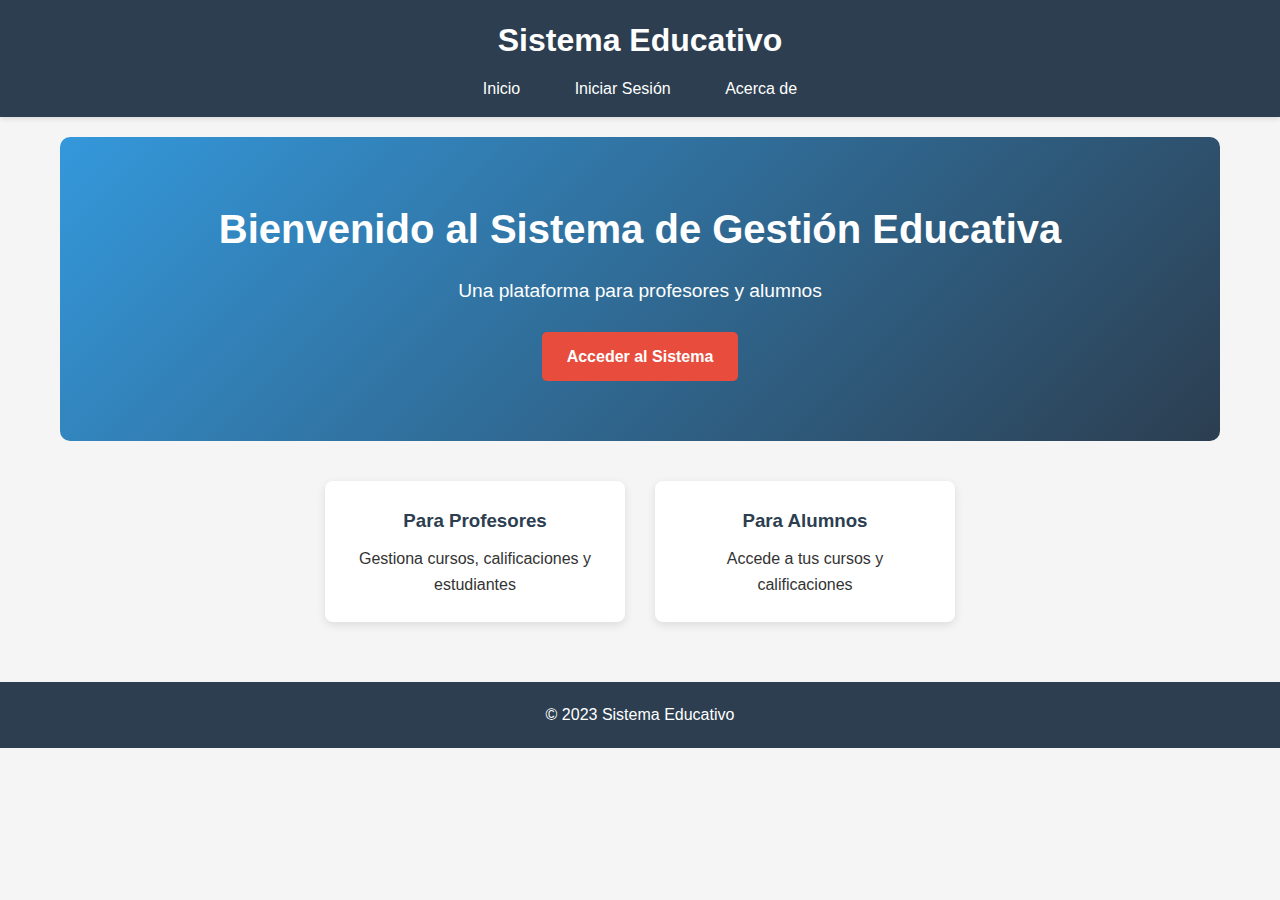
<file: index.html>
<!DOCTYPE html>
<html lang="es">
<head>
    <meta charset="UTF-8">
    <meta name="viewport" content="width=device-width, initial-scale=1.0">
    <title>Sistema Educativo</title>
    <link rel="stylesheet" href="css/styles.css">
</head>
<body>
    <header>
        <h1>Sistema Educativo</h1>
        <nav>
            <a href="index.html">Inicio</a>
            <a href="login.html">Iniciar Sesión</a>
            <a href="#about">Acerca de</a>
        </nav>
    </header>
    
    <main class="container">
        <section class="hero">
            <h2>Bienvenido al Sistema de Gestión Educativa</h2>
            <p>Una plataforma para profesores y alumnos</p>
            <a href="login.html" class="btn">Acceder al Sistema</a>
        </section>
        
        <section class="features">
            <div class="feature">
                <h3>Para Profesores</h3>
                <p>Gestiona cursos, calificaciones y estudiantes</p>
            </div>
            <div class="feature">
                <h3>Para Alumnos</h3>
                <p>Accede a tus cursos y calificaciones</p>
            </div>
        </section>
    </main>
    
    <footer>
        <p>&copy; 2023 Sistema Educativo</p>
    </footer>
</body>
</html>
</file>
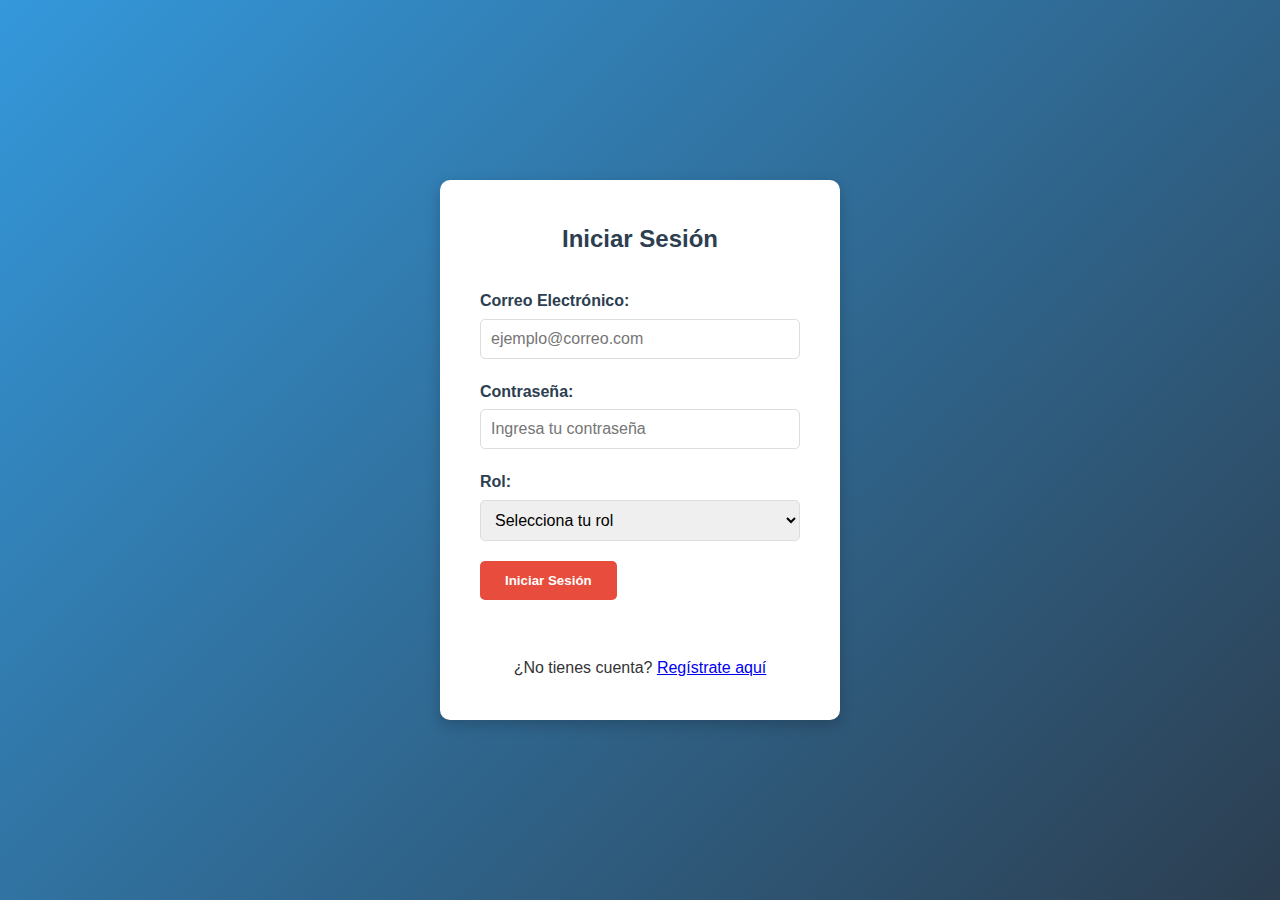
<file: alumno.html>
<!DOCTYPE html>
<html lang="es">
<head>
    <meta charset="UTF-8">
    <title>Panel del Alumno</title>
    <link rel="stylesheet" href="css/styles.css">
</head>
<body>

<header class="topbar">
    <h2>Panel del Alumno</h2>
    <button id="logoutBtn" class="btn logout">Cerrar sesión</button>
</header>

<main class="container">
    <section class="card">
        <h3>Bienvenido, <span id="userName"></span></h3>
        <p>Rol: <strong id="userRole"></strong></p>
    </section>

    <section class="card">
        <h3>📚 Mis Cursos</h3>
        <ul>
            <li>Matemática Básica</li>
            <li>Programación I</li>
            <li>Arquitectura de Computadores</li>
        </ul>
    </section>

    <section class="card">
        <h3>📝 Tareas Pendientes</h3>
        <ul>
            <li>Práctica 2 – Programación</li>
            <li>Informe CPU Pipeline</li>
        </ul>
    </section>

    <section class="card">
        <h3>📊 Calificaciones</h3>
        <table>
            <tr>
                <th>Curso</th>
                <th>Nota</th>
            </tr>
            <tr>
                <td>Programación I</td>
                <td>16</td>
            </tr>
            <tr>
                <td>Arquitectura</td>
                <td>15</td>
            </tr>
        </table>
    </section>
</main>

<script src="js/auth.js"></script>
</body>
</html>
</file>
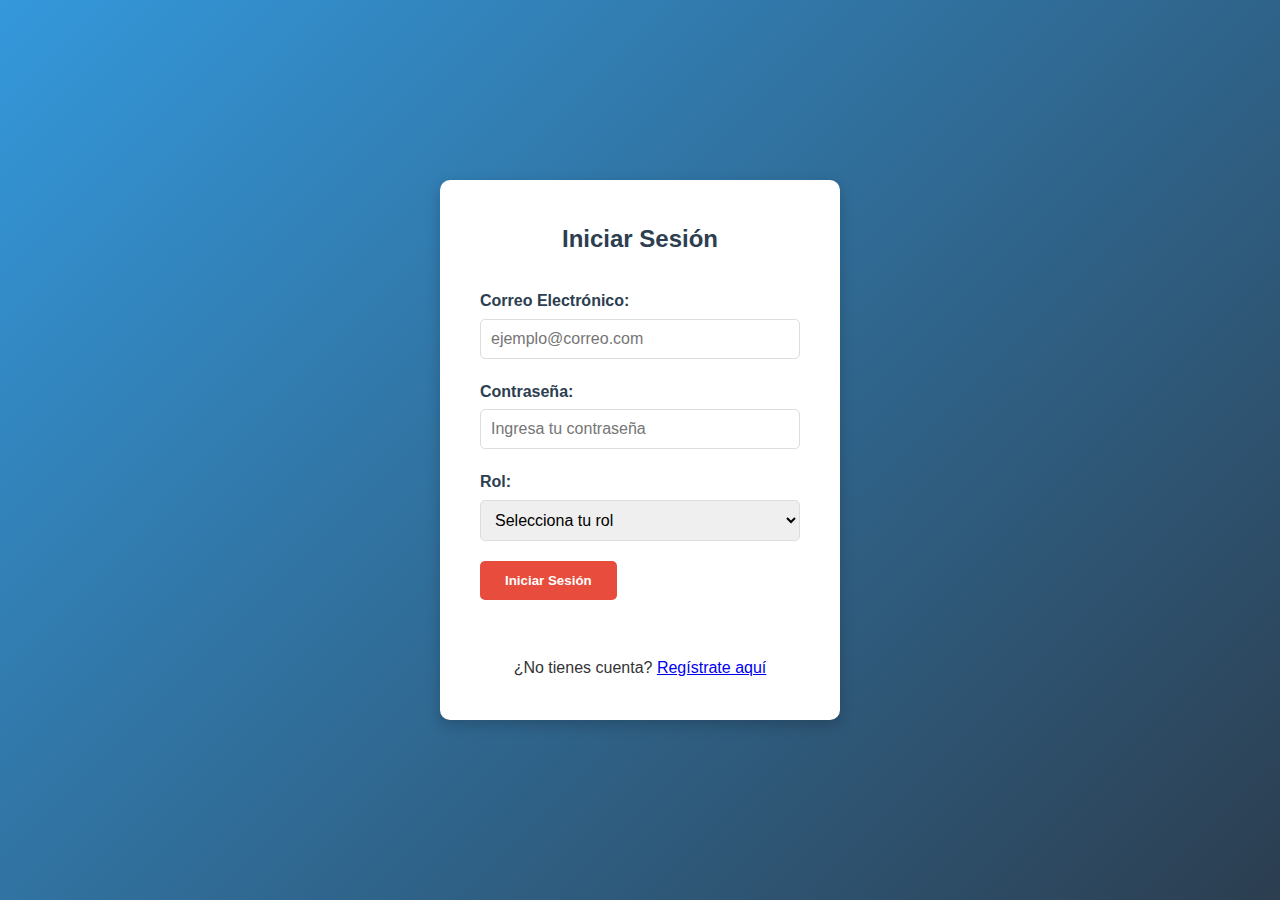
<file: login.html>
<!DOCTYPE html>
<html lang="es">
<head>
    <meta charset="UTF-8">
    <meta name="viewport" content="width=device-width, initial-scale=1.0">
    <title>Iniciar Sesión - Sistema Educativo</title>
    <link rel="stylesheet" href="css/styles.css">
</head>
<body>
    <div class="login-container">
        <div class="login-box">
            <h2>Iniciar Sesión</h2>
            <form id="loginForm">
                <div class="form-group">
                    <label for="email">Correo Electrónico:</label>
                    <input type="email" id="email" required placeholder="ejemplo@correo.com">
                </div>
                
                <div class="form-group">
                    <label for="password">Contraseña:</label>
                    <input type="password" id="password" required placeholder="Ingresa tu contraseña">
                </div>
                
                <div class="form-group">
                    <label for="role">Rol:</label>
                    <select id="role" required>
                        <option value="">Selecciona tu rol</option>
                        <option value="profesor">Profesor</option>
                        <option value="alumno">Alumno</option>
                    </select>
                </div>
                
                <button type="submit" class="btn">Iniciar Sesión</button>
            </form>
            
            <div id="message" class="message"></div>
            
            <div class="login-footer">
                <p>¿No tienes cuenta? <a href="#" id="registerLink">Regístrate aquí</a></p>
            </div>
        </div>
    </div>
    
    <script src="js/auth.js"></script>
</body>
</html>
</file>
<file: css/styles.css>
/* Estilos generales */
* {
    margin: 0;
    padding: 0;
    box-sizing: border-box;
    font-family: 'Segoe UI', Tahoma, Geneva, Verdana, sans-serif;
}

body {
    background-color: #f5f5f5;
    color: #333;
    line-height: 1.6;
}

.container {
    max-width: 1200px;
    margin: 0 auto;
    padding: 20px;
}

/* Header */
header {
    background-color: #2c3e50;
    color: white;
    padding: 15px 0;
    box-shadow: 0 2px 5px rgba(0,0,0,0.1);
}

header h1 {
    text-align: center;
    margin-bottom: 10px;
}

nav {
    text-align: center;
}

nav a {
    color: white;
    text-decoration: none;
    margin: 0 15px;
    padding: 5px 10px;
    border-radius: 3px;
    transition: background-color 0.3s;
}

nav a:hover {
    background-color: #34495e;
}

/* Página principal */
.hero {
    text-align: center;
    padding: 60px 20px;
    background: linear-gradient(135deg, #3498db, #2c3e50);
    color: white;
    border-radius: 10px;
    margin-bottom: 40px;
}

.hero h2 {
    font-size: 2.5rem;
    margin-bottom: 15px;
}

.hero p {
    font-size: 1.2rem;
    margin-bottom: 25px;
}

.btn {
    display: inline-block;
    background-color: #e74c3c;
    color: white;
    padding: 12px 25px;
    border-radius: 5px;
    text-decoration: none;
    font-weight: bold;
    border: none;
    cursor: pointer;
    transition: background-color 0.3s;
}

.btn:hover {
    background-color: #c0392b;
}

.features {
    display: flex;
    justify-content: center;
    gap: 30px;
    flex-wrap: wrap;
}

.feature {
    background-color: white;
    padding: 25px;
    border-radius: 8px;
    box-shadow: 0 3px 10px rgba(0,0,0,0.1);
    width: 300px;
    text-align: center;
}

.feature h3 {
    color: #2c3e50;
    margin-bottom: 10px;
}

/* Login */
.login-container {
    display: flex;
    justify-content: center;
    align-items: center;
    min-height: 100vh;
    background: linear-gradient(135deg, #3498db, #2c3e50);
}

.login-box {
    background-color: white;
    padding: 40px;
    border-radius: 10px;
    box-shadow: 0 5px 15px rgba(0,0,0,0.2);
    width: 100%;
    max-width: 400px;
}

.login-box h2 {
    text-align: center;
    margin-bottom: 30px;
    color: #2c3e50;
}

.form-group {
    margin-bottom: 20px;
}

.form-group label {
    display: block;
    margin-bottom: 5px;
    font-weight: bold;
    color: #2c3e50;
}

.form-group input,
.form-group select {
    width: 100%;
    padding: 10px;
    border: 1px solid #ddd;
    border-radius: 5px;
    font-size: 16px;
}

.message {
    padding: 10px;
    margin-top: 15px;
    border-radius: 5px;
    text-align: center;
}

.success {
    background-color: #d4edda;
    color: #155724;
    border: 1px solid #c3e6cb;
}

.error {
    background-color: #f8d7da;
    color: #721c24;
    border: 1px solid #f5c6cb;
}

.login-footer {
    margin-top: 20px;
    text-align: center;
}

/* Dashboard */
.dashboard {
    display: flex;
    min-height: 80vh;
    background-color: white;
    border-radius: 10px;
    overflow: hidden;
    box-shadow: 0 3px 10px rgba(0,0,0,0.1);
}

.sidebar {
    width: 250px;
    background-color: #2c3e50;
    color: white;
    padding: 20px;
}

.user-info {
    text-align: center;
    margin-bottom: 30px;
    padding-bottom: 20px;
    border-bottom: 1px solid #34495e;
}

.menu ul {
    list-style: none;
}

.menu li {
    margin-bottom: 10px;
}

.menu a {
    color: #ecf0f1;
    text-decoration: none;
    display: block;
    padding: 10px;
    border-radius: 5px;
    transition: background-color 0.3s;
}

.menu a:hover {
    background-color: #34495e;
}

.content {
    flex: 1;
    padding: 30px;
}

.role-content {
    background-color: #f8f9fa;
    padding: 20px;
    border-radius: 8px;
    margin-top: 20px;
}

.role-content h3 {
    color: #2c3e50;
    margin-bottom: 15px;
}

/* Footer */
footer {
    text-align: center;
    padding: 20px;
    background-color: #2c3e50;
    color: white;
    margin-top: 40px;
}

/* Responsive */
@media (max-width: 768px) {
    .dashboard {
        flex-direction: column;
    }
    
    .sidebar {
        width: 100%;
    }
    
    .features {
        flex-direction: column;
        align-items: center;
    }
}
</file>
